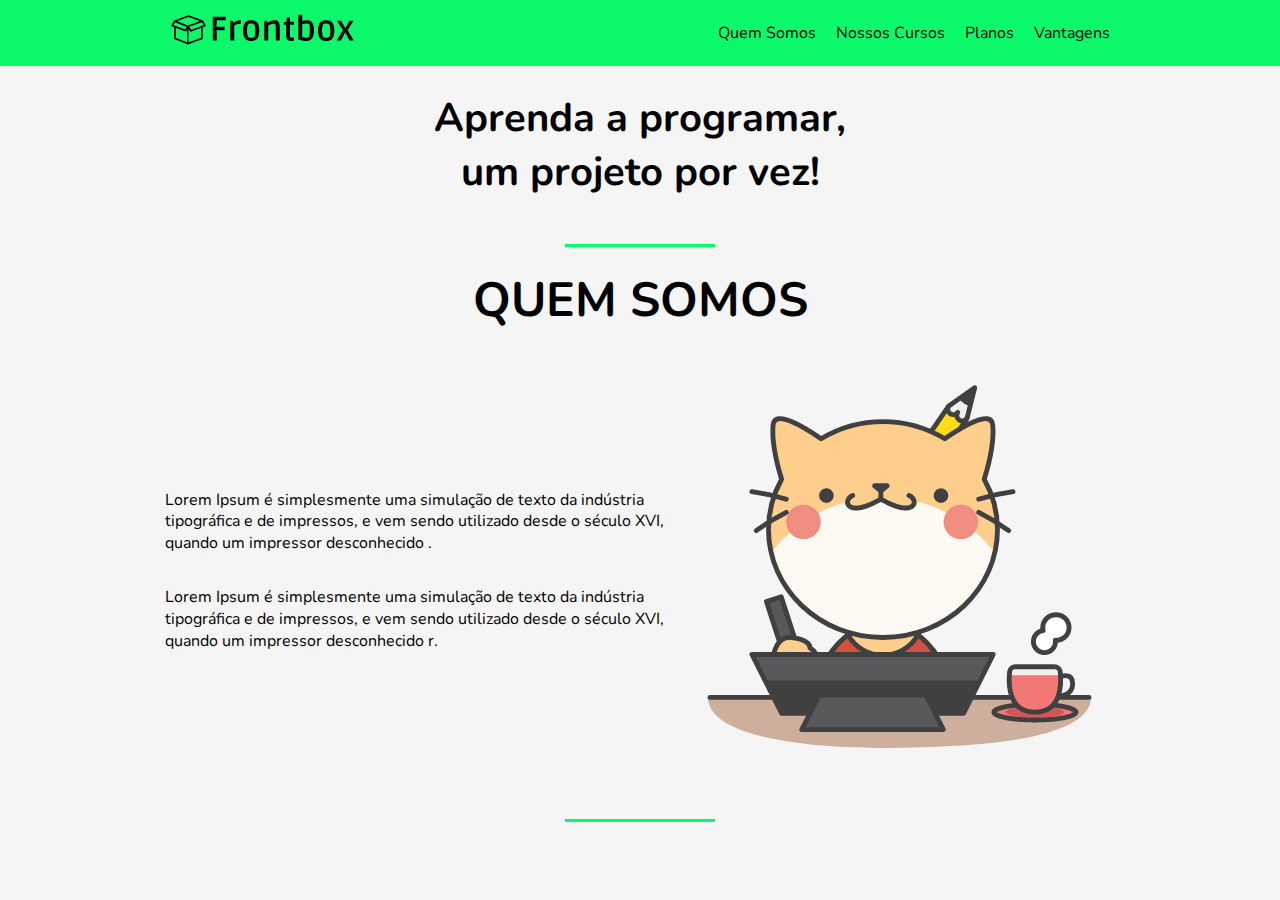
<file: aula04/index.html>
<!DOCTYPE html>
<html lang="pt-br">
<head>
    <meta charset="UTF-8">
    <meta http-equiv="X-UA-Compatible" content="IE=edge">
    <meta name="viewport" content="width=device-width, initial-scale=1.0">
    <link rel="stylesheet" href="./css/style.css">
    <title>FRONT-BOX </title>
</head>
<body>
    <head>
        <div class="menu-bg">
            <div class="menu">
                <div class="menu__logo">
                    <div class="menu-logo">
                        <a href="index.html" ><img src="./img/logo.png" alt="logo FRONT-BOX"></a>
                    </div>
                </div>
                <div class="nav">
                    <ul class="nav__list">
                        <li>
                            <a href="#somos" class="nav__link">Quem Somos</a>
                        </li>
                        <li>
                            <a href="#cursos" class="nav__link">Nossos Cursos</a>
                        </li>
                        <li>
                            <a href="#planos" class="nav__link">Planos</a>
                        </li>
                        <li>
                            <a href="#vantagens" class="nav__link">Vantagens</a>
                        </li>
                    </ul>
    
                </div>
            </div>
        </div>
        <h1 class="intro">Aprenda a programar, <br> um projeto por vez!</h1>
    </head>
    <hr>
    <section class="somos" id="somos">
        <h2 class="section__titulo">
            QUEM SOMOS
        </h2>
        <div class="somos-c">
            <div class="somos-c__text">
                <p>Lorem Ipsum é simplesmente uma simulação de texto da indústria tipográfica e de impressos, e vem sendo utilizado desde o século XVI, quando um impressor desconhecido .</p>
                <br>
                <p>Lorem Ipsum é simplesmente uma simulação de texto da indústria tipográfica e de impressos, e vem sendo utilizado desde o século XVI, quando um impressor desconhecido r.</p>
            </div>
            <div class="somos-c__img">
                <img src="./img/somos.png" alt="QUEM SOMOS">
            </div>
        </div>
    </section>
    <hr>
    
</body>
</html>
</file>
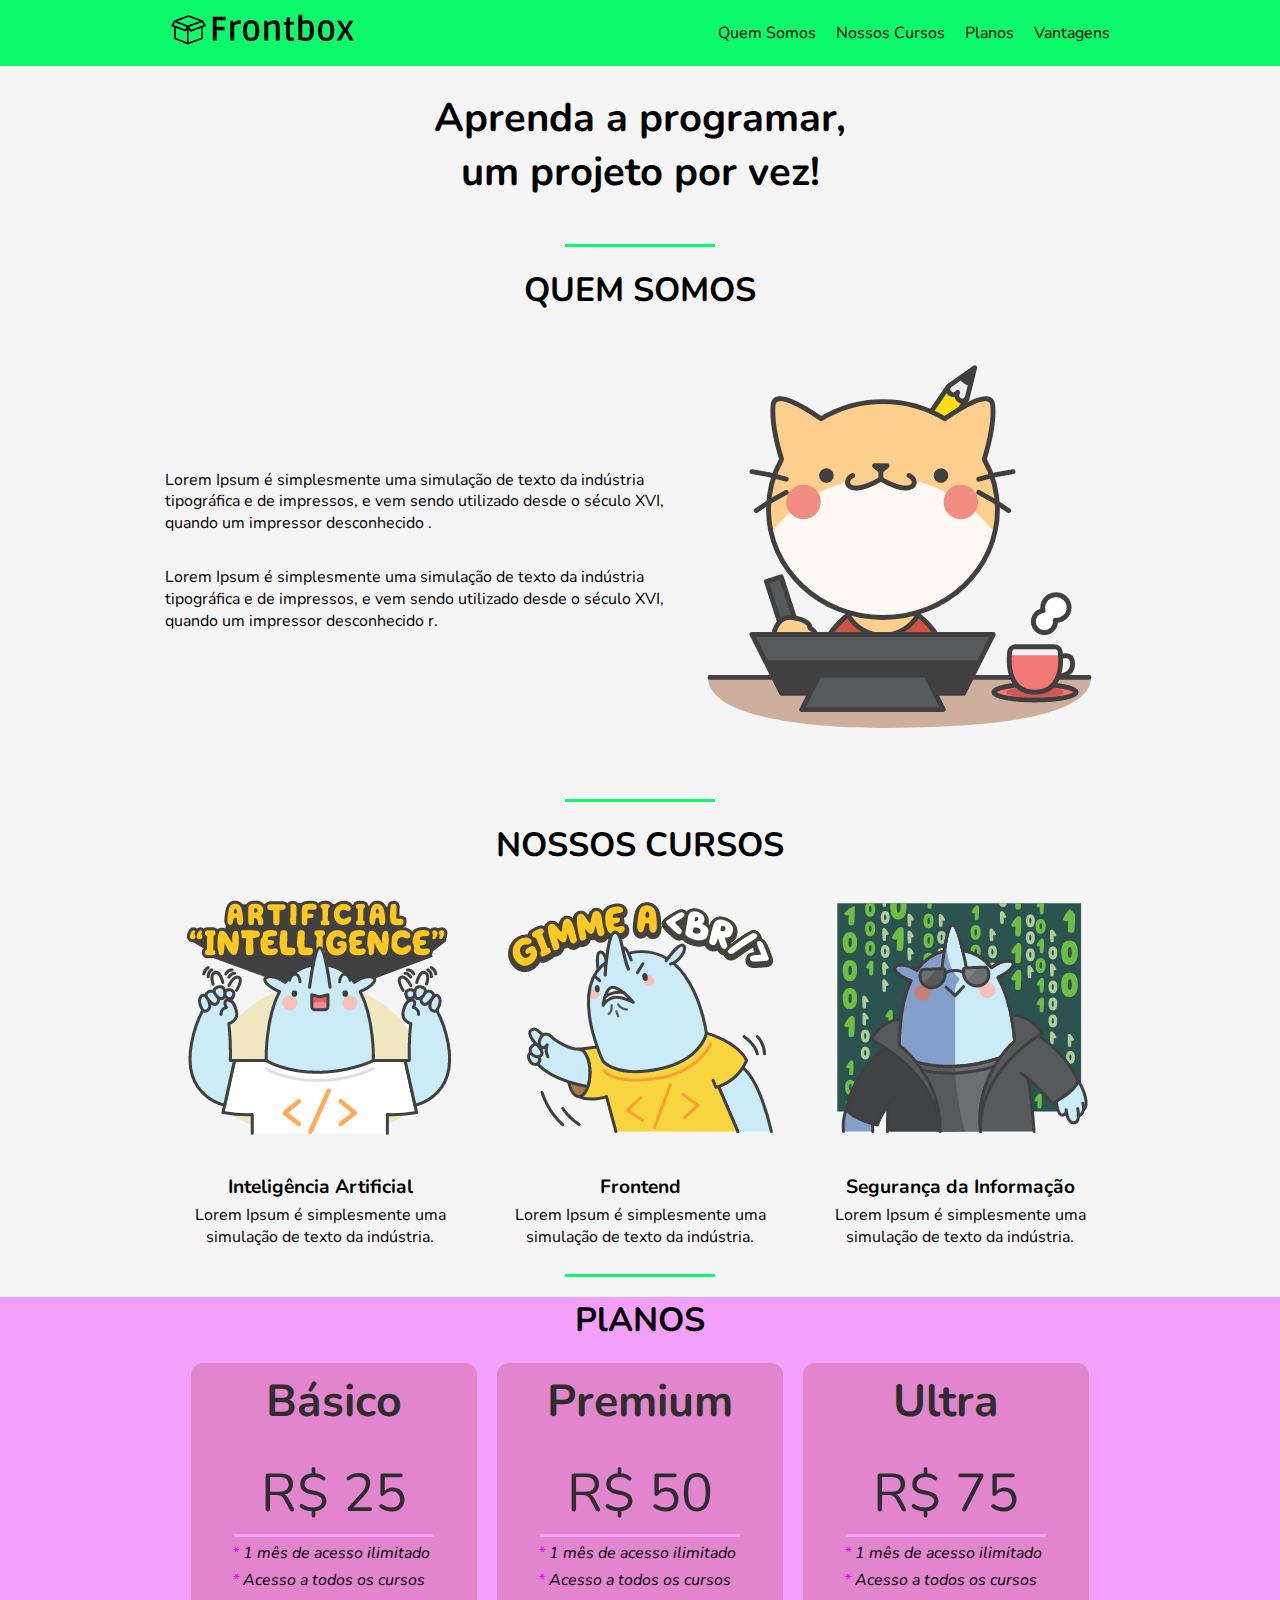
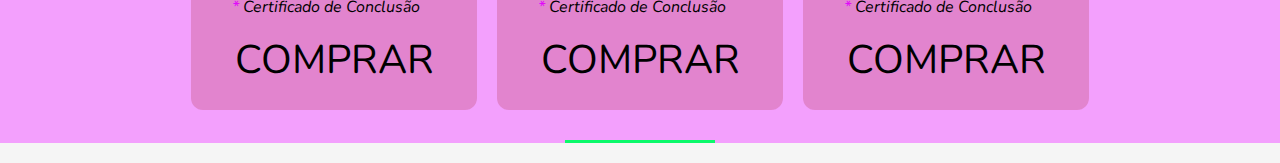
<file: aula05/index.html>
<!DOCTYPE html>
<html lang="pt-br">
<head>
    <meta charset="UTF-8">
    <meta http-equiv="X-UA-Compatible" content="IE=edge">
    <meta name="viewport" content="width=device-width, initial-scale=1.0">
    <link rel="stylesheet" href="./css/style.css">
    <title>FRONT-BOX </title>
</head>
<body>
    <head>
        <div class="menu-bg">
            <div class="menu">
                <div class="menu__logo">
                    <div class="menu-logo">
                        <a href="index.html" ><img src="./img/logo.png" alt="logo FRONT-BOX"></a>
                    </div>
                </div>
                <div class="nav">
                    <ul class="nav__list">
                        <li>
                            <a href="#somos" class="nav__link">Quem Somos</a>
                        </li>
                        <li>
                            <a href="#cursos" class="nav__link">Nossos Cursos</a>
                        </li>
                        <li>
                            <a href="#planos" class="nav__link">Planos</a>
                        </li>
                        <li>
                            <a href="#vantagens" class="nav__link">Vantagens</a>
                        </li>
                    </ul>
    
                </div>
            </div>
        </div>
        <h1 class="intro">Aprenda a programar, <br> um projeto por vez!</h1>
    </head>
    <hr>
    <section class="somos" id="somos">
        <h2 class="section__titulo">
            QUEM SOMOS
        </h2>
        <div class="somos-c">
            <div class="somos-c__text">
                <p>Lorem Ipsum é simplesmente uma simulação de texto da indústria tipográfica e de impressos, e vem sendo utilizado desde o século XVI, quando um impressor desconhecido .</p>
                <br>
                <p>Lorem Ipsum é simplesmente uma simulação de texto da indústria tipográfica e de impressos, e vem sendo utilizado desde o século XVI, quando um impressor desconhecido r.</p>
            </div>
            <div class="somos-c__img">
                <img src="./img/somos.png" alt="QUEM SOMOS">
            </div>
        </div>
    </section>
    <hr>
    <section class="cursos" id="cursos">
        <h2 class="section__titulo">
            NOSSOS CURSOS
        </h2>
        <div class="cursos-c">
            <div class="curso">
                <img src="./img/ai.png" alt="AI" class="curso__img">
                <h3 class="curso__titulo">
                    Inteligência Artificial
                </h3>
                <p class="curso__descricao">
                    Lorem Ipsum é simplesmente uma simulação de texto da indústria.
                </p>
            </div>
            <div class="curso">
                <img src="./img/front.png" alt="AI" class="curso__img">
                <h3 class="curso__titulo">
                    Frontend
                </h3>
                <p class="curso__descricao">
                    Lorem Ipsum é simplesmente uma simulação de texto da indústria.
                </p>
            </div>
            <div class="curso">
                <img src="./img/seguranca.png" alt="AI" class="curso__img">
                <h3 class="curso__titulo">
                    Segurança da Informação
                </h3>
                <p class="curso__descricao">
                    Lorem Ipsum é simplesmente uma simulação de texto da indústria.
                </p>
            </div>
        </div>
    </section>
    <hr>
    <section class="planos" id="planos">
        <h2 class="section__titulo">
            PlANOS
        </h2>
        <div class="planos-c">
            <div class="plano">
                <h2 class="plano__titulo">Básico</h2>
                <span class="plano__preco"><sub>R$ 25</sub></span>
                <hr class="plano__divisor">
                <ul class="plano-lista">
                    <li class="plano-lista__item">1 mês de acesso ilimitado</li>
                    <li class="plano-lista__item">Acesso a todos os cursos</li>
                    <li class="plano-lista__item">Certificado de Conclusão</li>
                </ul>
                <a href="#" class="plano__btn-comprar">COMPRAR</a>
            </div>
            <div class="plano">
                <h2 class="plano__titulo">Premium</h2>
                <span class="plano__preco"><sub>R$ 50</sub></span>
                <hr class="plano__divisor">
                <ul class="plano-lista">
                    <li class="plano-lista__item">1 mês de acesso ilimitado</li>
                    <li class="plano-lista__item">Acesso a todos os cursos</li>
                    <li class="plano-lista__item">Certificado de Conclusão</li>
                </ul>
                <a href="#" class="plano__btn-comprar">COMPRAR</a>
            </div>
            <div class="plano">
                <h2 class="plano__titulo">Ultra</h2>
                <span class="plano__preco"><sub>R$ 75</sub></span>
                <hr class="plano__divisor">
                <ul class="plano-lista">
                    <li class="plano-lista__item">1 mês de acesso ilimitado</li>
                    <li class="plano-lista__item">Acesso a todos os cursos</li>
                    <li class="plano-lista__item">Certificado de Conclusão</li>
                </ul>
                <a href="#" class="plano__btn-comprar">COMPRAR</a>
            </div>
        </div>
        <hr>
    </section>
   
    
</body>
</html>
</file>
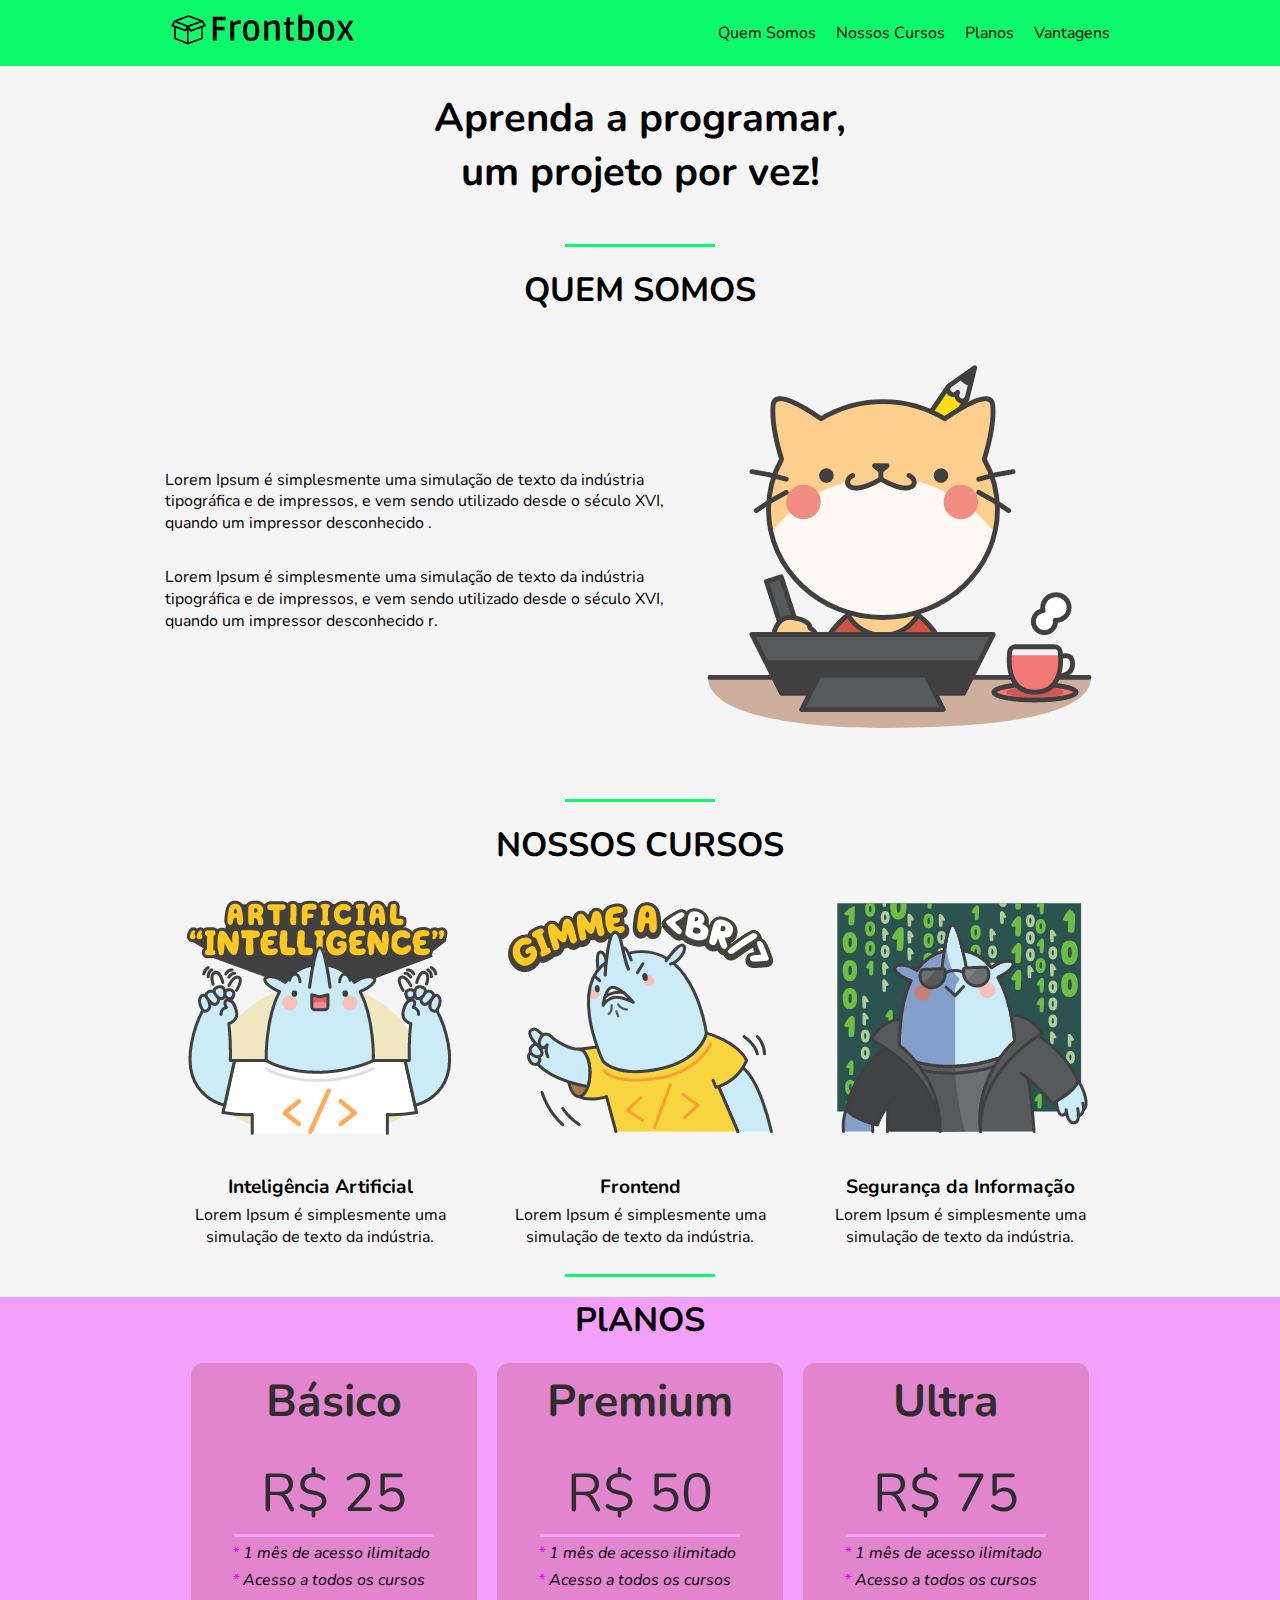
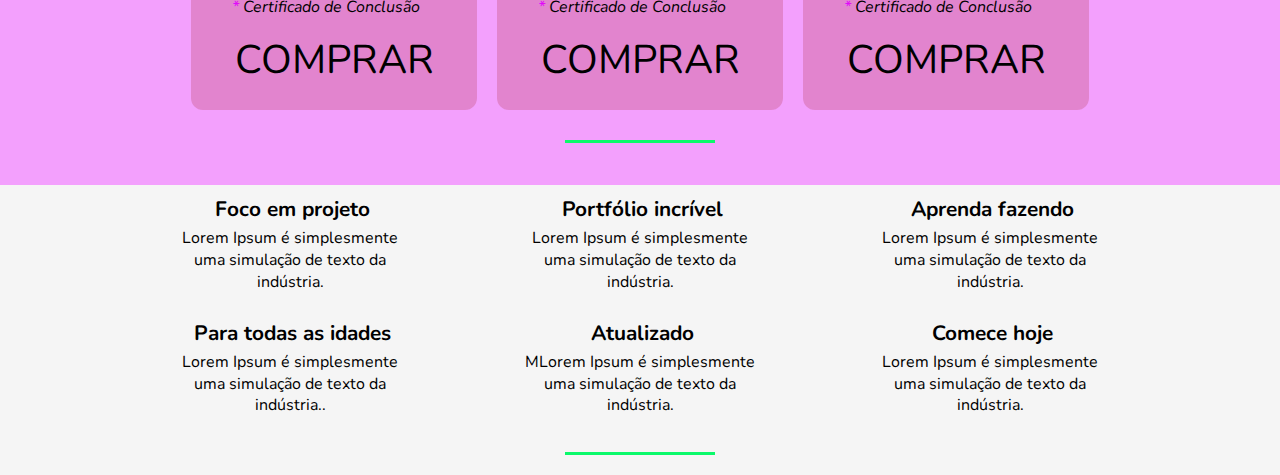
<file: aula06/index.html>
<!DOCTYPE html>
<html lang="pt-br">
<head>
    <meta charset="UTF-8">
    <meta http-equiv="X-UA-Compatible" content="IE=edge">
    <meta name="viewport" content="width=device-width, initial-scale=1.0">
    <link rel="stylesheet" href="./css/style.css">
    <title>FRONT-BOX </title>
</head>
<body>
    <head>
        <div class="menu-bg">
            <div class="menu">
                <div class="menu__logo">
                    <div class="menu-logo">
                        <a href="index.html" ><img src="./img/logo.png" alt="logo FRONT-BOX"></a>
                    </div>
                </div>
                <div class="nav">
                    <ul class="nav__list">
                        <li>
                            <a href="#somos" class="nav__link">Quem Somos</a>
                        </li>
                        <li>
                            <a href="#cursos" class="nav__link">Nossos Cursos</a>
                        </li>
                        <li>
                            <a href="#planos" class="nav__link">Planos</a>
                        </li>
                        <li>
                            <a href="#vantagens" class="nav__link">Vantagens</a>
                        </li>
                    </ul>
    
                </div>
            </div>
        </div>
        <h1 class="intro">Aprenda a programar, <br> um projeto por vez!</h1>
    </head>
    <hr>
    <section class="somos" id="somos">
        <h2 class="section__titulo">
            QUEM SOMOS
        </h2>
        <div class="somos-c">
            <div class="somos-c__text">
                <p>Lorem Ipsum é simplesmente uma simulação de texto da indústria tipográfica e de impressos, e vem sendo utilizado desde o século XVI, quando um impressor desconhecido .</p>
                <br>
                <p>Lorem Ipsum é simplesmente uma simulação de texto da indústria tipográfica e de impressos, e vem sendo utilizado desde o século XVI, quando um impressor desconhecido r.</p>
            </div>
            <div class="somos-c__img">
                <img src="./img/somos.png" alt="QUEM SOMOS">
            </div>
        </div>
    </section>
    <hr>
    <section class="cursos" id="cursos">
        <h2 class="section__titulo">
            NOSSOS CURSOS
        </h2>
        <div class="cursos-c">
            <div class="curso">
                <img src="./img/ai.png" alt="AI" class="curso__img">
                <h3 class="curso__titulo">
                    Inteligência Artificial
                </h3>
                <p class="curso__descricao">
                    Lorem Ipsum é simplesmente uma simulação de texto da indústria.
                </p>
            </div>
            <div class="curso">
                <img src="./img/front.png" alt="AI" class="curso__img">
                <h3 class="curso__titulo">
                    Frontend
                </h3>
                <p class="curso__descricao">
                    Lorem Ipsum é simplesmente uma simulação de texto da indústria.
                </p>
            </div>
            <div class="curso">
                <img src="./img/seguranca.png" alt="AI" class="curso__img">
                <h3 class="curso__titulo">
                    Segurança da Informação
                </h3>
                <p class="curso__descricao">
                    Lorem Ipsum é simplesmente uma simulação de texto da indústria.
                </p>
            </div>
        </div>
    </section>
    <hr>
    <section class="planos" id="planos">
        <h2 class="section__titulo">
            PlANOS
        </h2>
        <div class="planos-c">
            <div class="plano">
                <h2 class="plano__titulo">Básico</h2>
                <span class="plano__preco"><sub>R$ 25</sub></span>
                <hr class="plano__divisor">
                <ul class="plano-lista">
                    <li class="plano-lista__item">1 mês de acesso ilimitado</li>
                    <li class="plano-lista__item">Acesso a todos os cursos</li>
                    <li class="plano-lista__item">Certificado de Conclusão</li>
                </ul>
                <a href="#" class="plano__btn-comprar">COMPRAR</a>
            </div>
            <div class="plano">
                <h2 class="plano__titulo">Premium</h2>
                <span class="plano__preco"><sub>R$ 50</sub></span>
                <hr class="plano__divisor">
                <ul class="plano-lista">
                    <li class="plano-lista__item">1 mês de acesso ilimitado</li>
                    <li class="plano-lista__item">Acesso a todos os cursos</li>
                    <li class="plano-lista__item">Certificado de Conclusão</li>
                </ul>
                <a href="#" class="plano__btn-comprar">COMPRAR</a>
            </div>
            <div class="plano">
                <h2 class="plano__titulo">Ultra</h2>
                <span class="plano__preco"><sub>R$ 75</sub></span>
                <hr class="plano__divisor">
                <ul class="plano-lista">
                    <li class="plano-lista__item">1 mês de acesso ilimitado</li>
                    <li class="plano-lista__item">Acesso a todos os cursos</li>
                    <li class="plano-lista__item">Certificado de Conclusão</li>
                </ul>
                <a href="#" class="plano__btn-comprar">COMPRAR</a>
            </div>
        </div>
        <hr>
        <br>
    </section>
    <section class="vantagens" id="vantagens">
        <div class="vantagem">
			<h2 class="vantagem__titulo">Foco em projeto</h2>
			<p class="vantagem__descricao">Lorem Ipsum é simplesmente uma simulação de texto da indústria.</p>
		</div>
		
		<div class="vantagem">
			<h2 class="vantagem__titulo">Portfólio incrível</h2>
			<p class="vantagem__descricao">Lorem Ipsum é simplesmente uma simulação de texto da indústria.</p>
		</div>
		
		<div class="vantagem">
			<h2 class="vantagem__titulo">Aprenda fazendo</h2>
			<p class="vantagem__descricao">Lorem Ipsum é simplesmente uma simulação de texto da indústria.</p>
		</div>
		
		<div class="vantagem">
			<h2 class="vantagem__titulo">Para todas as idades</h2>
			<p class="vantagem__descricao">Lorem Ipsum é simplesmente uma simulação de texto da indústria..</p>
		</div>
		
		<div class="vantagem">
			<h2 class="vantagem__titulo">Atualizado</h2>
			<p class="vantagem__descricao">MLorem Ipsum é simplesmente uma simulação de texto da indústria.</p>
		</div>
		
		<div class="vantagem">
			<h2 class="vantagem__titulo">Comece hoje</h2>
			<p class="vantagem__descricao">Lorem Ipsum é simplesmente uma simulação de texto da indústria.</p>
		</div>
   
    </section>
    <hr>
    
</body>
</html>
</file>
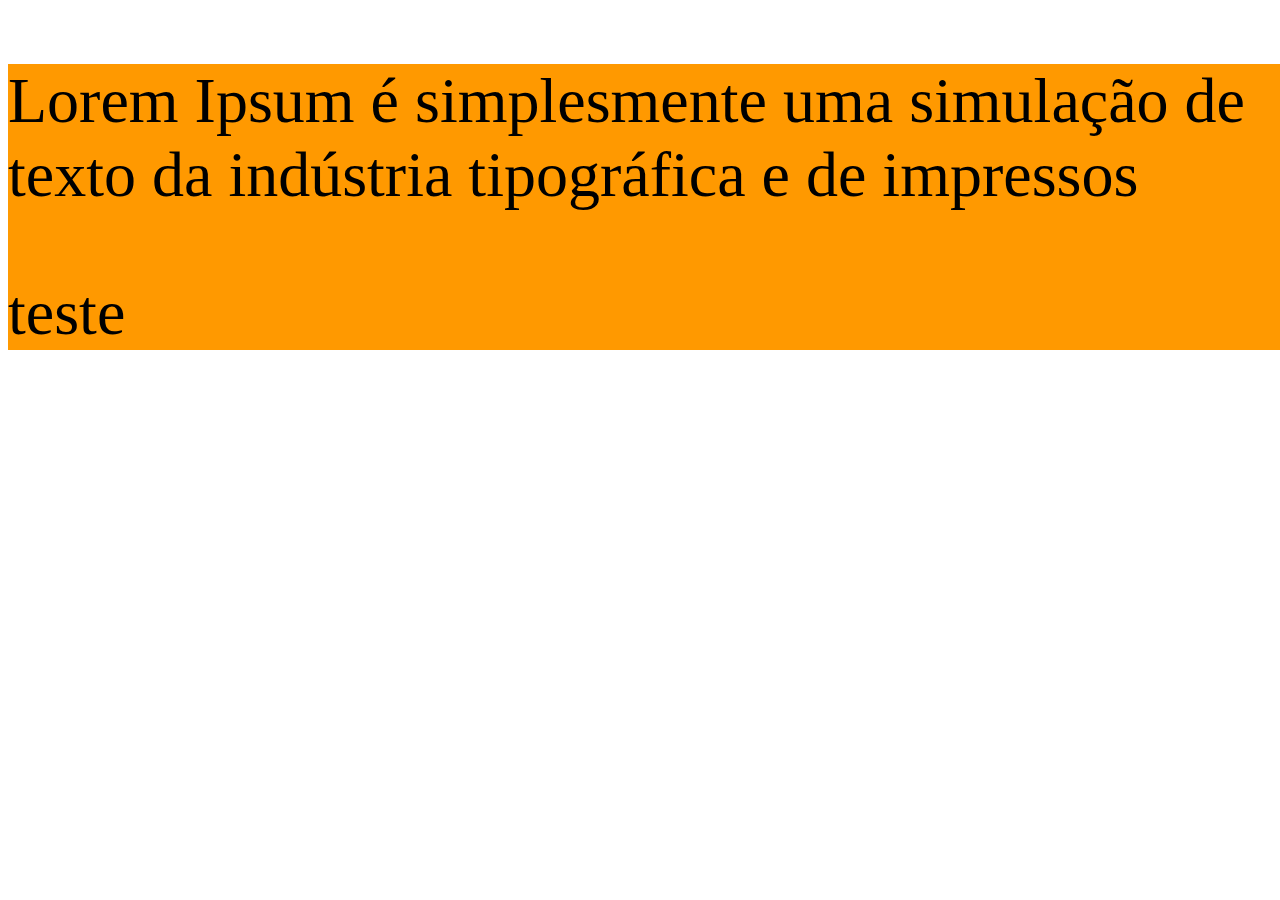
<file: estudoContent.html>
<!DOCTYPE html>
<html lang="en">
<head>
    <meta charset="UTF-8">
    <meta http-equiv="X-UA-Compatible" content="IE=edge">
    <meta name="viewport" content="width=device-width, initial-scale=1.0">
    <style>
        *{

        }
        
        #elemento { 
            background: #f90; 
            width:100vw; 
        }
        p{
            font-size: 4em;
        }
        
    </style>
    <title>Document</title>
</head>
<body>
    <div id="elemento">
        <p>Lorem Ipsum é simplesmente uma simulação de texto da indústria tipográfica e de impressos</p>
        <p> teste</p>
    </div>
    
</body>
</html>
</file>
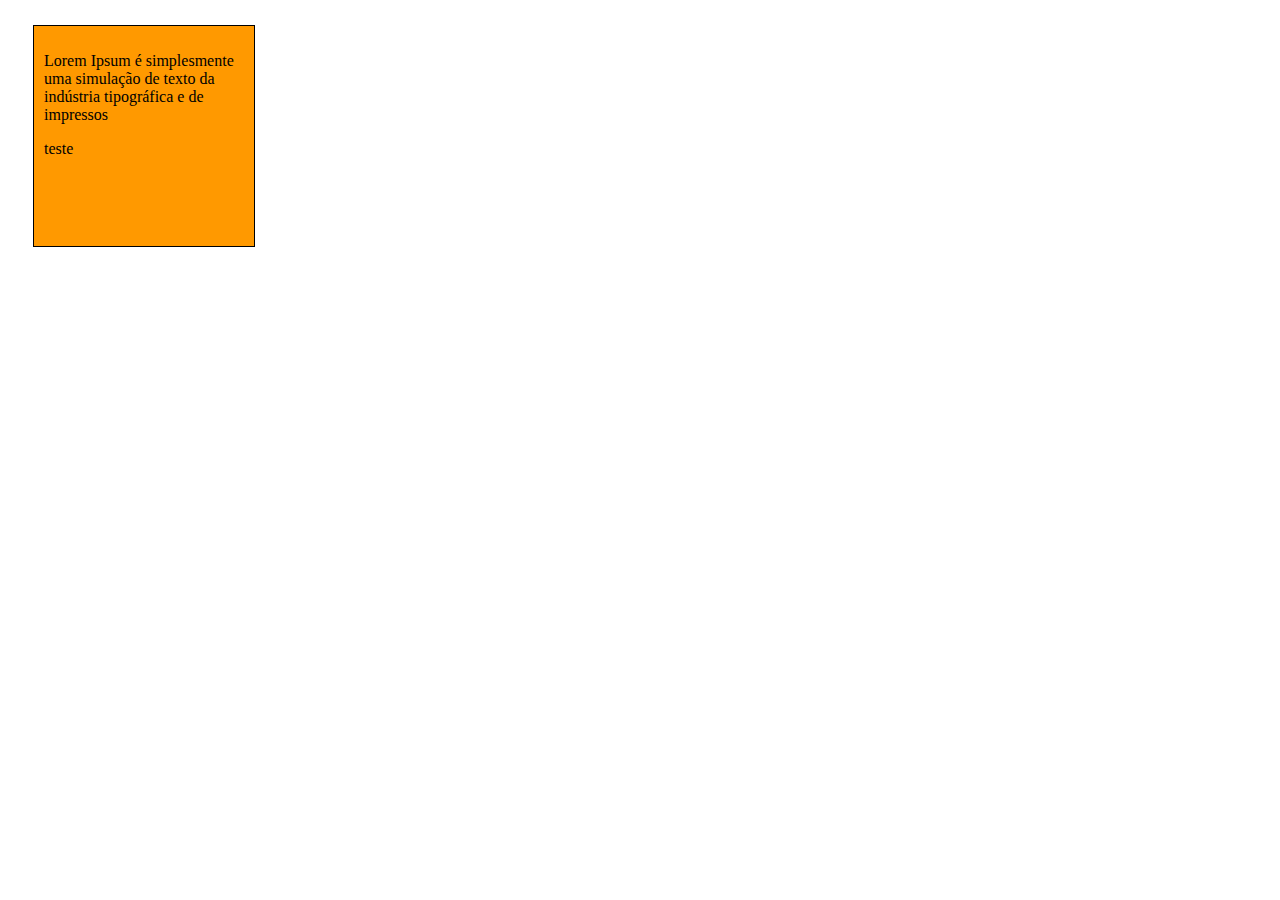
<file: aula02/estudoContent.html>
<!DOCTYPE html>
<html lang="en">
<head>
    <meta charset="UTF-8">
    <meta http-equiv="X-UA-Compatible" content="IE=edge">
    <meta name="viewport" content="width=device-width, initial-scale=1.0">
    <style>
        
        #elemento { 
            background: #f90; 
            width: 200px; 
            height: 200px;
            margin: 25px; 
            padding: 10px; 
            border: 1px solid rgb(0, 0, 0); 
        }
    </style>
    <title>Document</title>
</head>
<body>
    <div id="elemento">
        <p>Lorem Ipsum é simplesmente uma simulação de texto da indústria tipográfica e de impressos</p>
        <p> teste</p>
    </div>
    
</body>
</html>
</file>
<file: aula04/css/style.css>
@import url('./app.css');
@import url('https://fonts.googleapis.com/css2?family=Nunito&display=swap');
</file>
<file: aula05/css/style.css>
@import url('./app.css');
@import url('https://fonts.googleapis.com/css2?family=Nunito&display=swap');
</file>
<file: aula06/css/style.css>
@import url('./app.css');
@import url('https://fonts.googleapis.com/css2?family=Nunito&display=swap');
</file>
